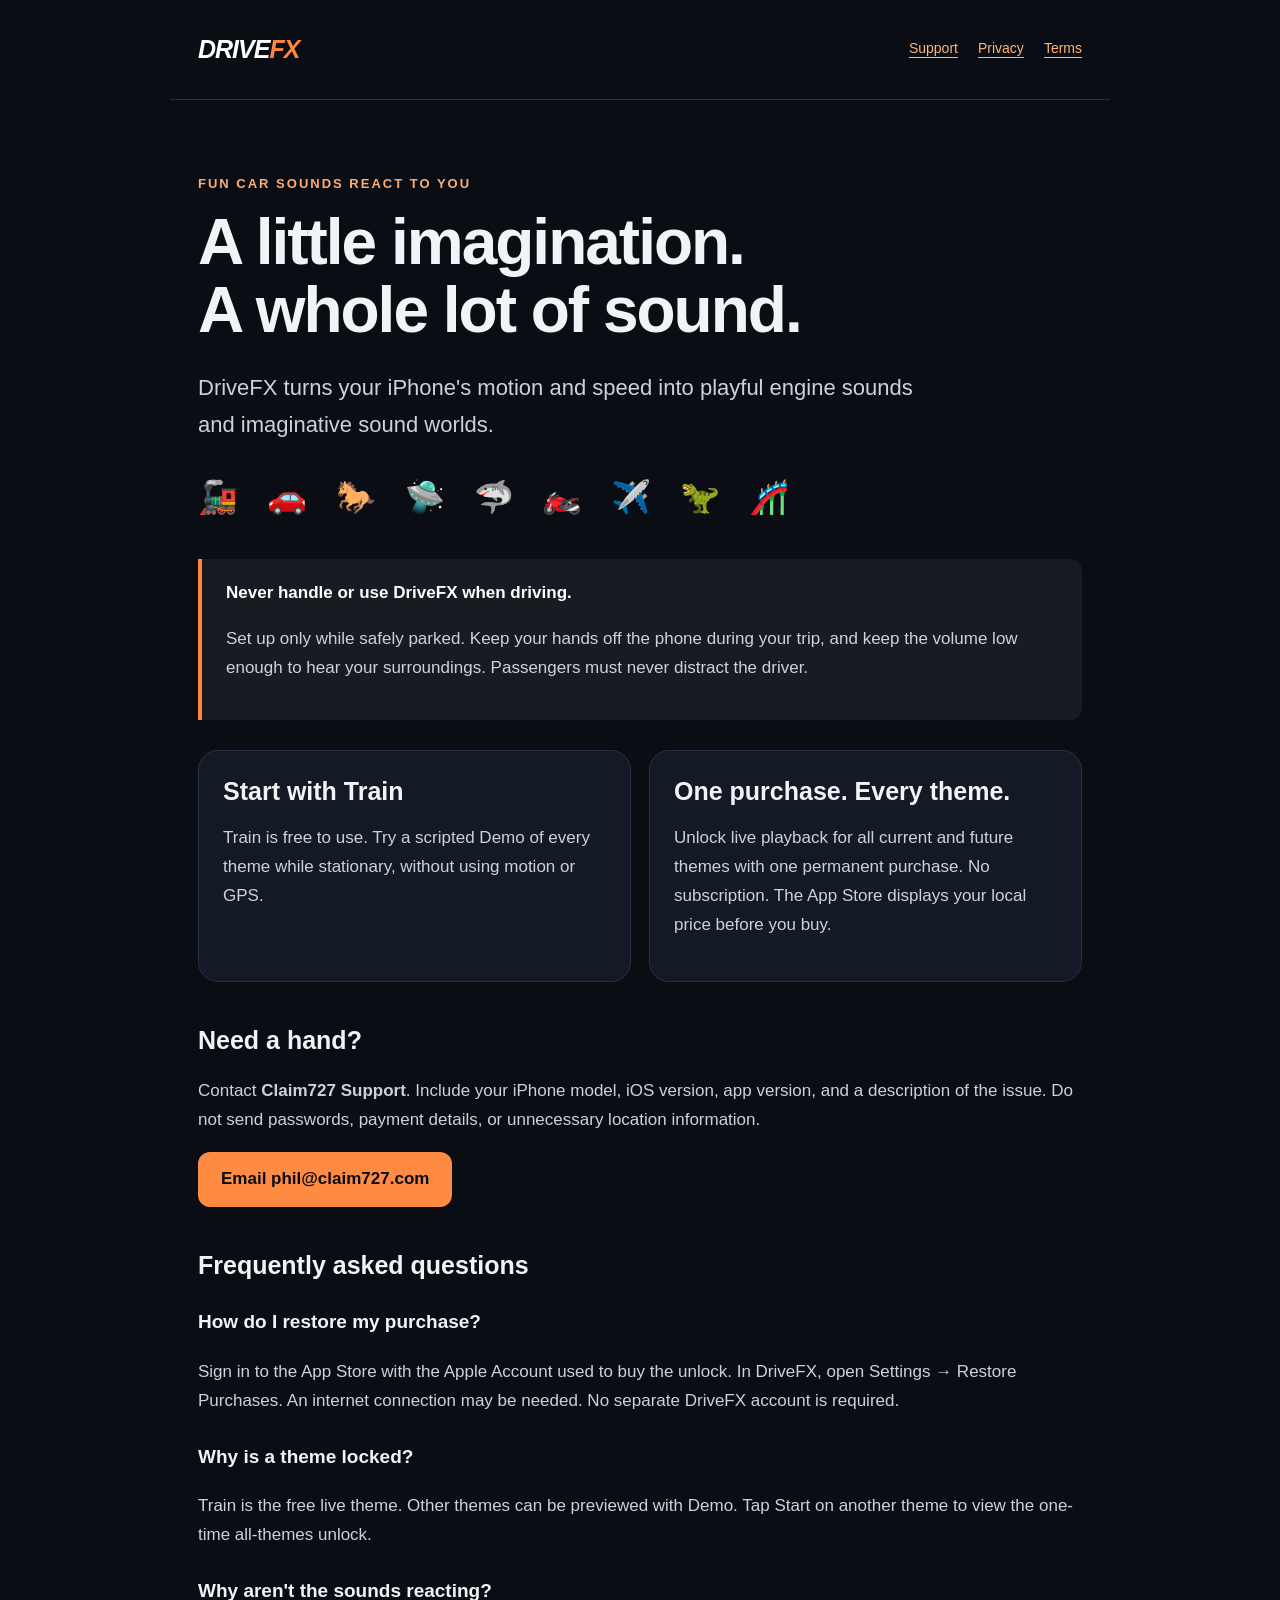
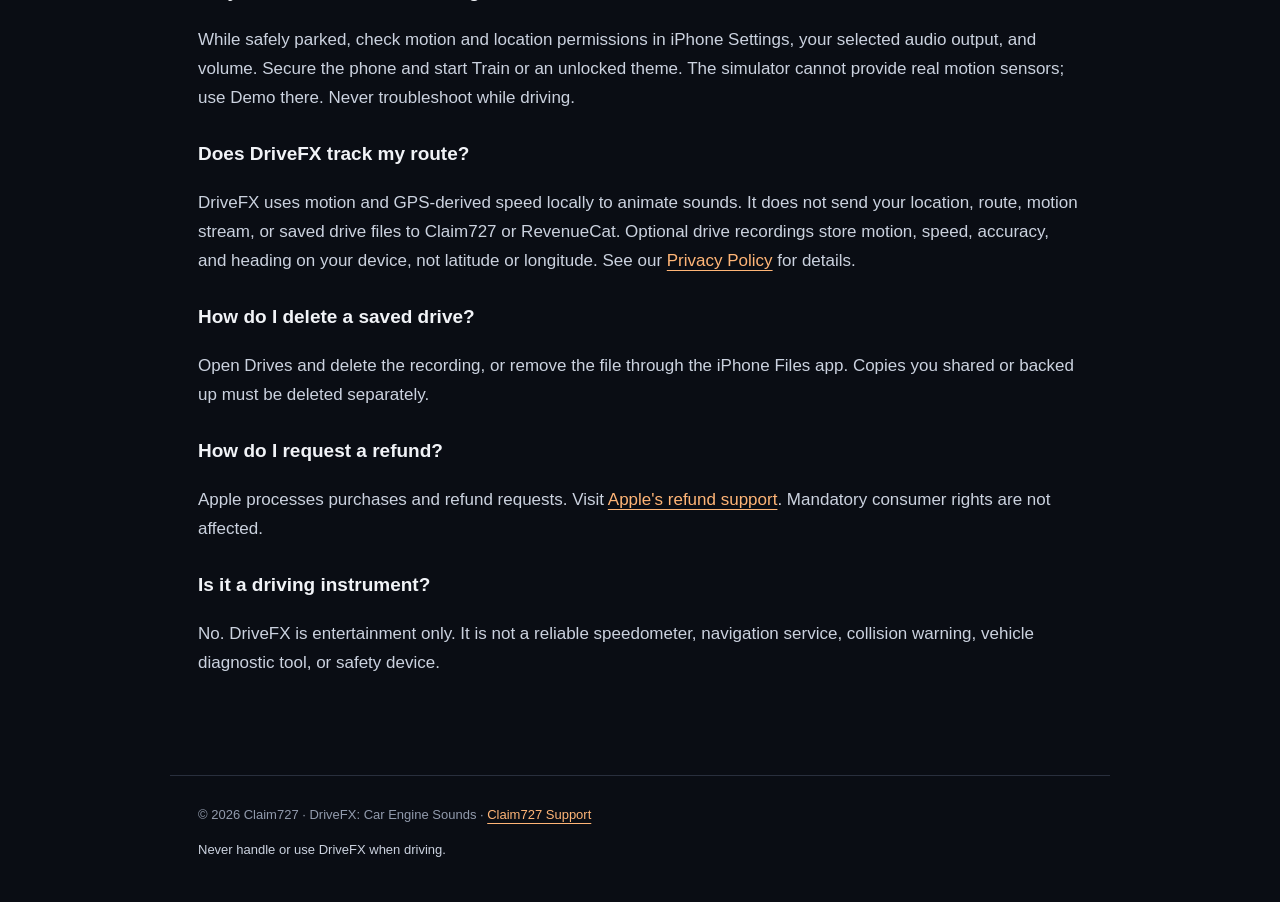
<file: index.html>
<!doctype html><html lang="en"><head><meta charset="utf-8"><meta name="viewport" content="width=device-width,initial-scale=1"><meta name="description" content="DriveFX support, restore purchases, safety information, privacy, and terms. Contact Claim727 Support at phil@claim727.com."><title>Support | DriveFX</title><link rel="icon" type="image/png" href="icon.png"><link rel="apple-touch-icon" href="icon.png"><link rel="stylesheet" href="style.css"></head><body><header><a href="index.html" aria-label="DriveFX home">DRIVE<span>FX</span></a><nav aria-label="Main navigation"><a href="index.html">Support</a><a href="privacy.html">Privacy</a><a href="terms.html">Terms</a></nav></header><main><p class="eyebrow">Fun car sounds react to you</p><h1>A little imagination.<br>A whole lot of sound.</h1><p class="lead">DriveFX turns your iPhone's motion and speed into playful engine sounds and imaginative sound worlds.</p><div class="themes" aria-label="Train, V8, Buggy, UFO, Shark, Motorcycle, Airplane, T-Rex, Coaster">🚂 🚗 🐎 🛸 🦈 🏍️ ✈️ 🦖 🎢</div><div class="notice"><strong>Never handle or use DriveFX when driving.</strong><p>Set up only while safely parked. Keep your hands off the phone during your trip, and keep the volume low enough to hear your surroundings. Passengers must never distract the driver.</p></div><div class="grid"><section class="card"><h2>Start with Train</h2><p>Train is free to use. Try a scripted Demo of every theme while stationary, without using motion or GPS.</p></section><section class="card"><h2>One purchase. Every theme.</h2><p>Unlock live playback for all current and future themes with one permanent purchase. No subscription. The App Store displays your local price before you buy.</p></section></div><h2>Need a hand?</h2><p>Contact <strong>Claim727 Support</strong>. Include your iPhone model, iOS version, app version, and a description of the issue. Do not send passwords, payment details, or unnecessary location information.</p><p><a class="button" href="mailto:phil@claim727.com?subject=DriveFX%20Support">Email phil@claim727.com</a></p><h2>Frequently asked questions</h2><h3>How do I restore my purchase?</h3><p>Sign in to the App Store with the Apple Account used to buy the unlock. In DriveFX, open Settings → Restore Purchases. An internet connection may be needed. No separate DriveFX account is required.</p><h3>Why is a theme locked?</h3><p>Train is the free live theme. Other themes can be previewed with Demo. Tap Start on another theme to view the one-time all-themes unlock.</p><h3>Why aren't the sounds reacting?</h3><p>While safely parked, check motion and location permissions in iPhone Settings, your selected audio output, and volume. Secure the phone and start Train or an unlocked theme. The simulator cannot provide real motion sensors; use Demo there. Never troubleshoot while driving.</p><h3>Does DriveFX track my route?</h3><p>DriveFX uses motion and GPS-derived speed locally to animate sounds. It does not send your location, route, motion stream, or saved drive files to Claim727 or RevenueCat. Optional drive recordings store motion, speed, accuracy, and heading on your device, not latitude or longitude. See our <a href="privacy.html">Privacy Policy</a> for details.</p><h3>How do I delete a saved drive?</h3><p>Open Drives and delete the recording, or remove the file through the iPhone Files app. Copies you shared or backed up must be deleted separately.</p><h3>How do I request a refund?</h3><p>Apple processes purchases and refund requests. Visit <a href="https://reportaproblem.apple.com/">Apple's refund support</a>. Mandatory consumer rights are not affected.</p><h3>Is it a driving instrument?</h3><p>No. DriveFX is entertainment only. It is not a reliable speedometer, navigation service, collision warning, vehicle diagnostic tool, or safety device.</p></main><footer>© 2026 Claim727 · DriveFX: Car Engine Sounds · <a href="mailto:phil@claim727.com">Claim727 Support</a><p>Never handle or use DriveFX when driving.</p></footer></body></html>
</file>
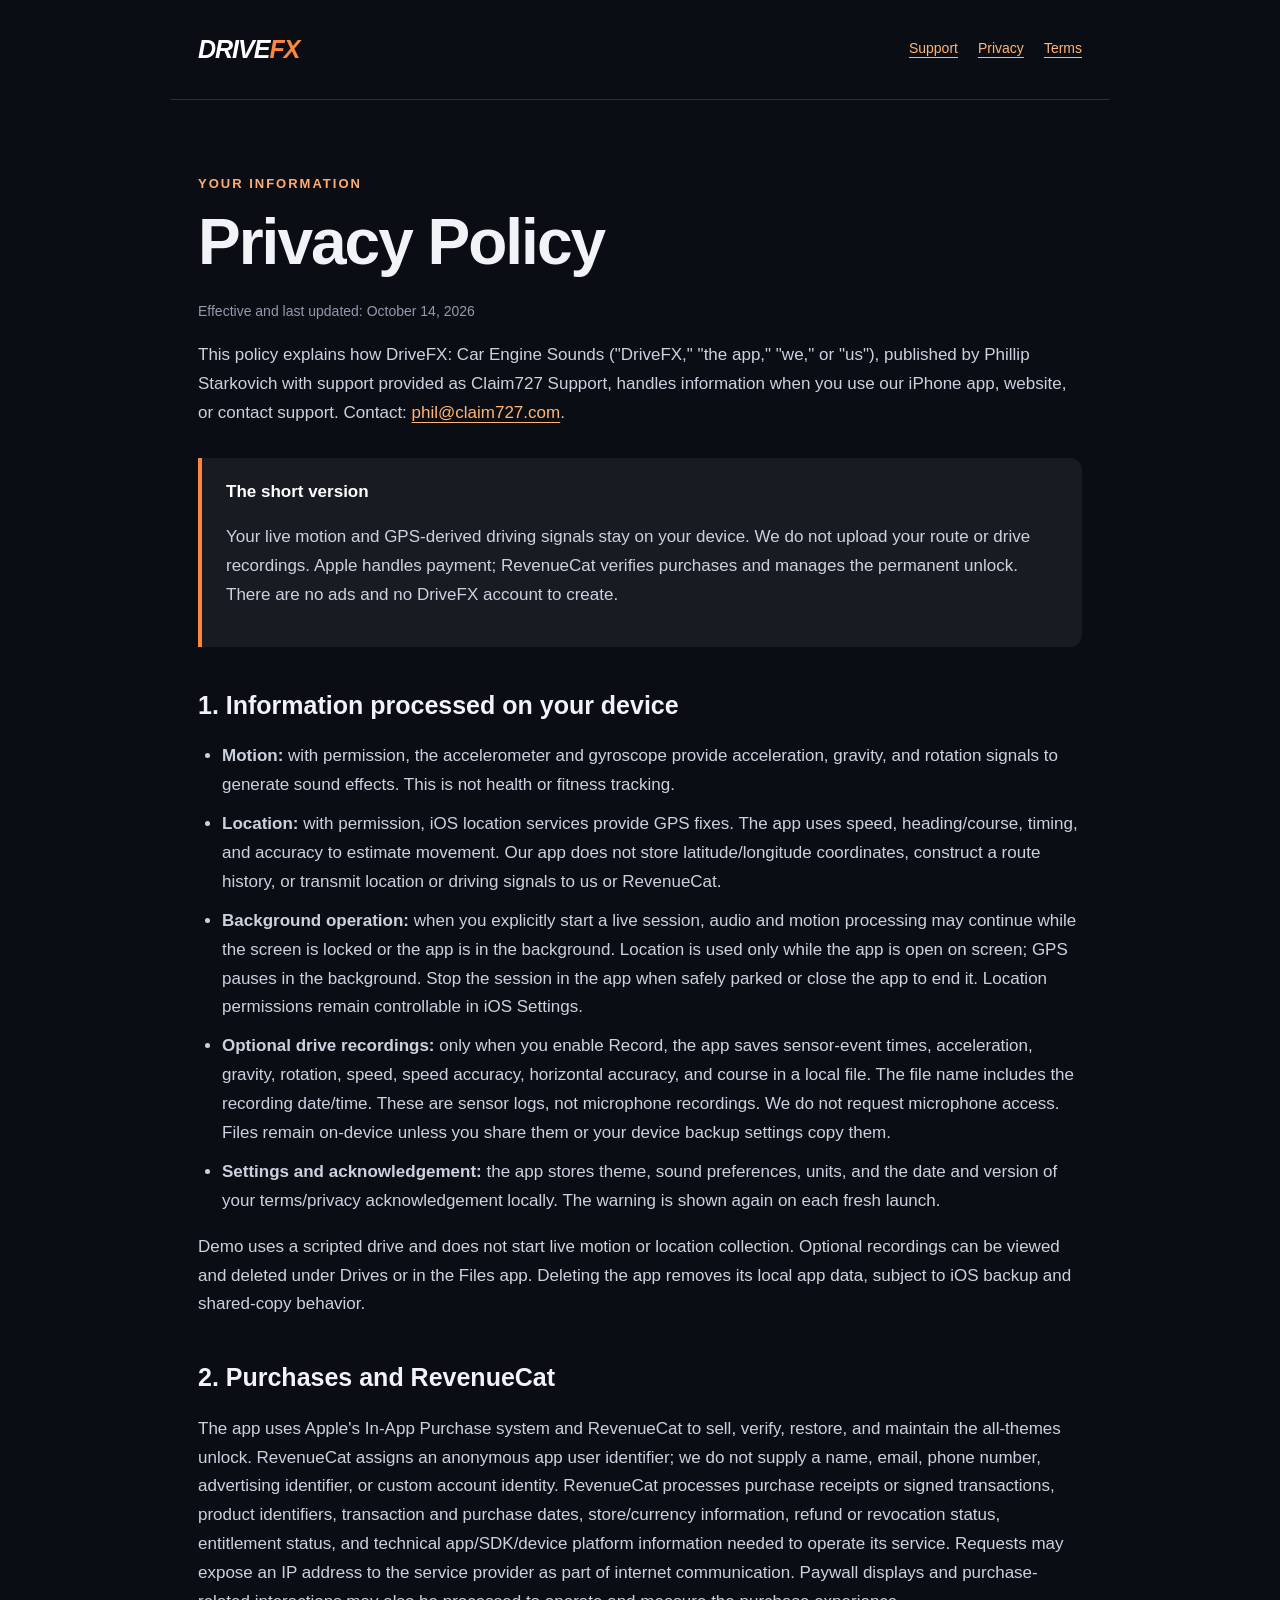
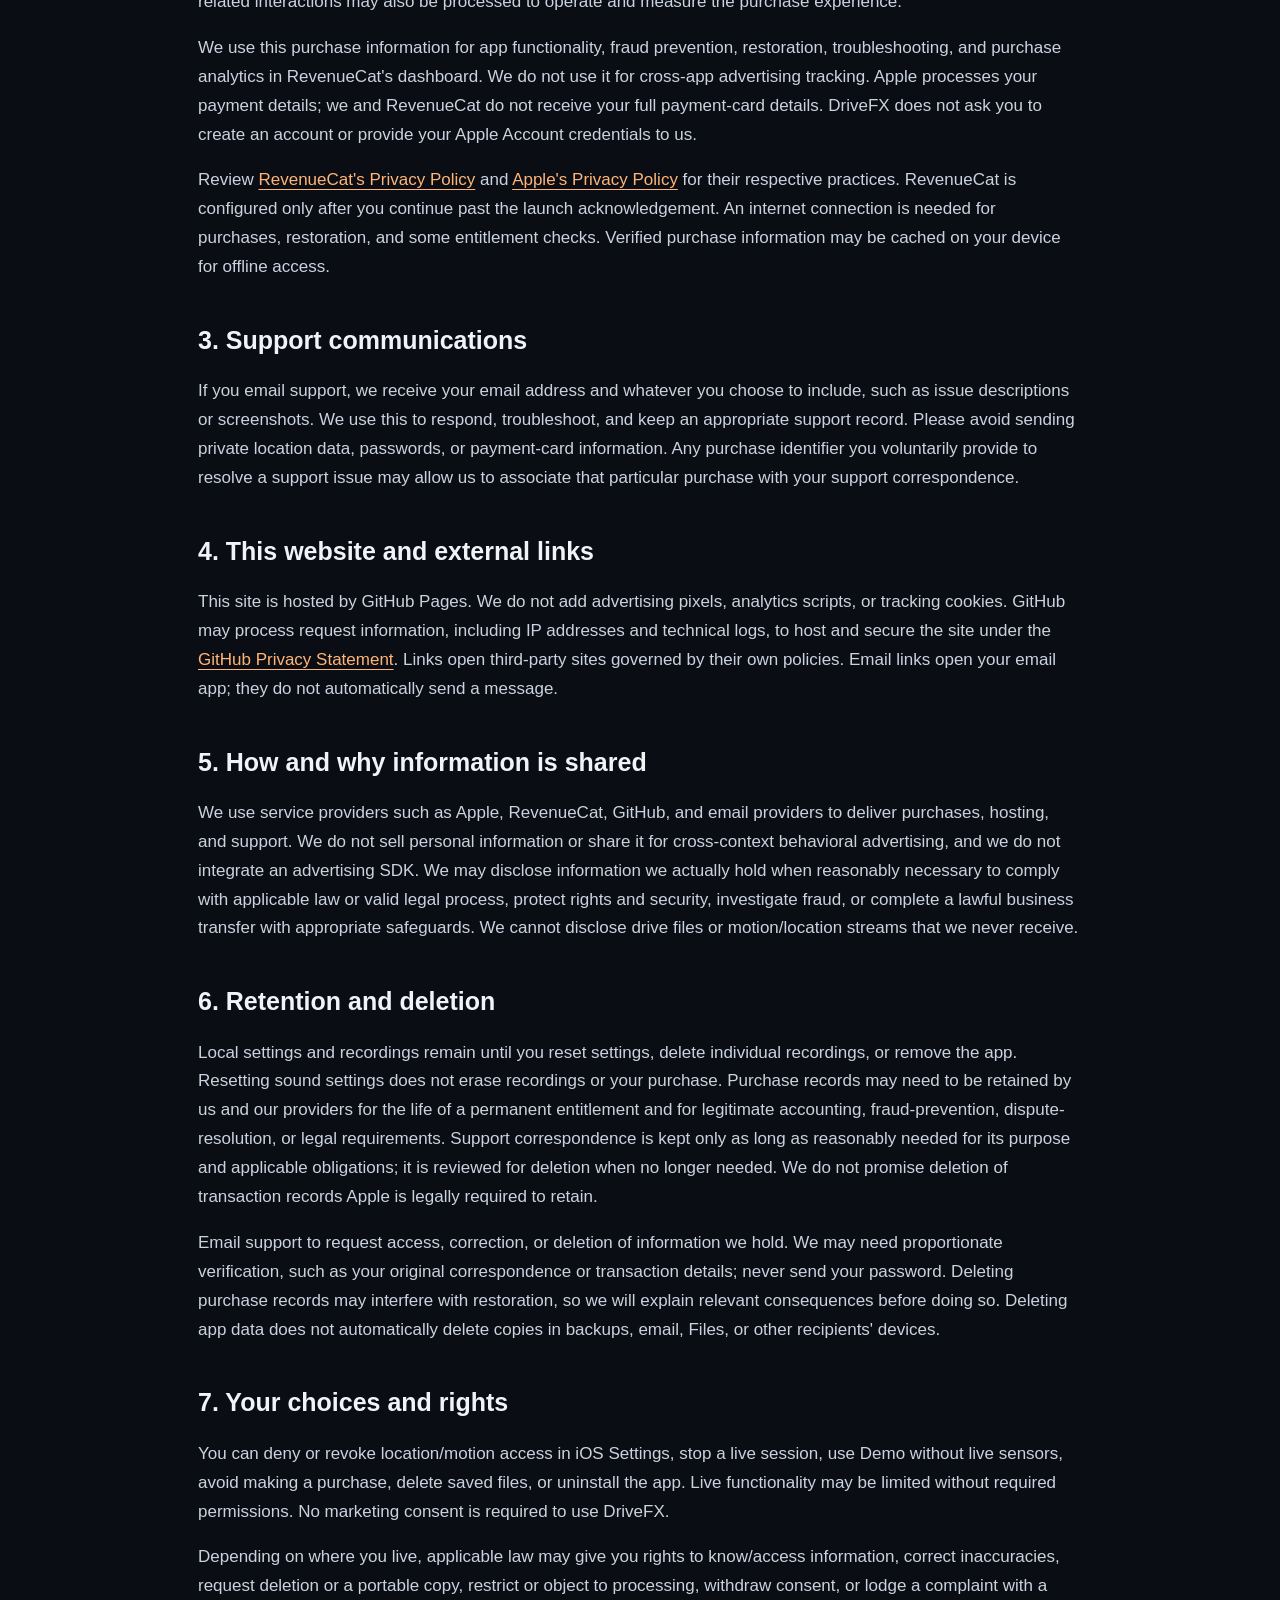
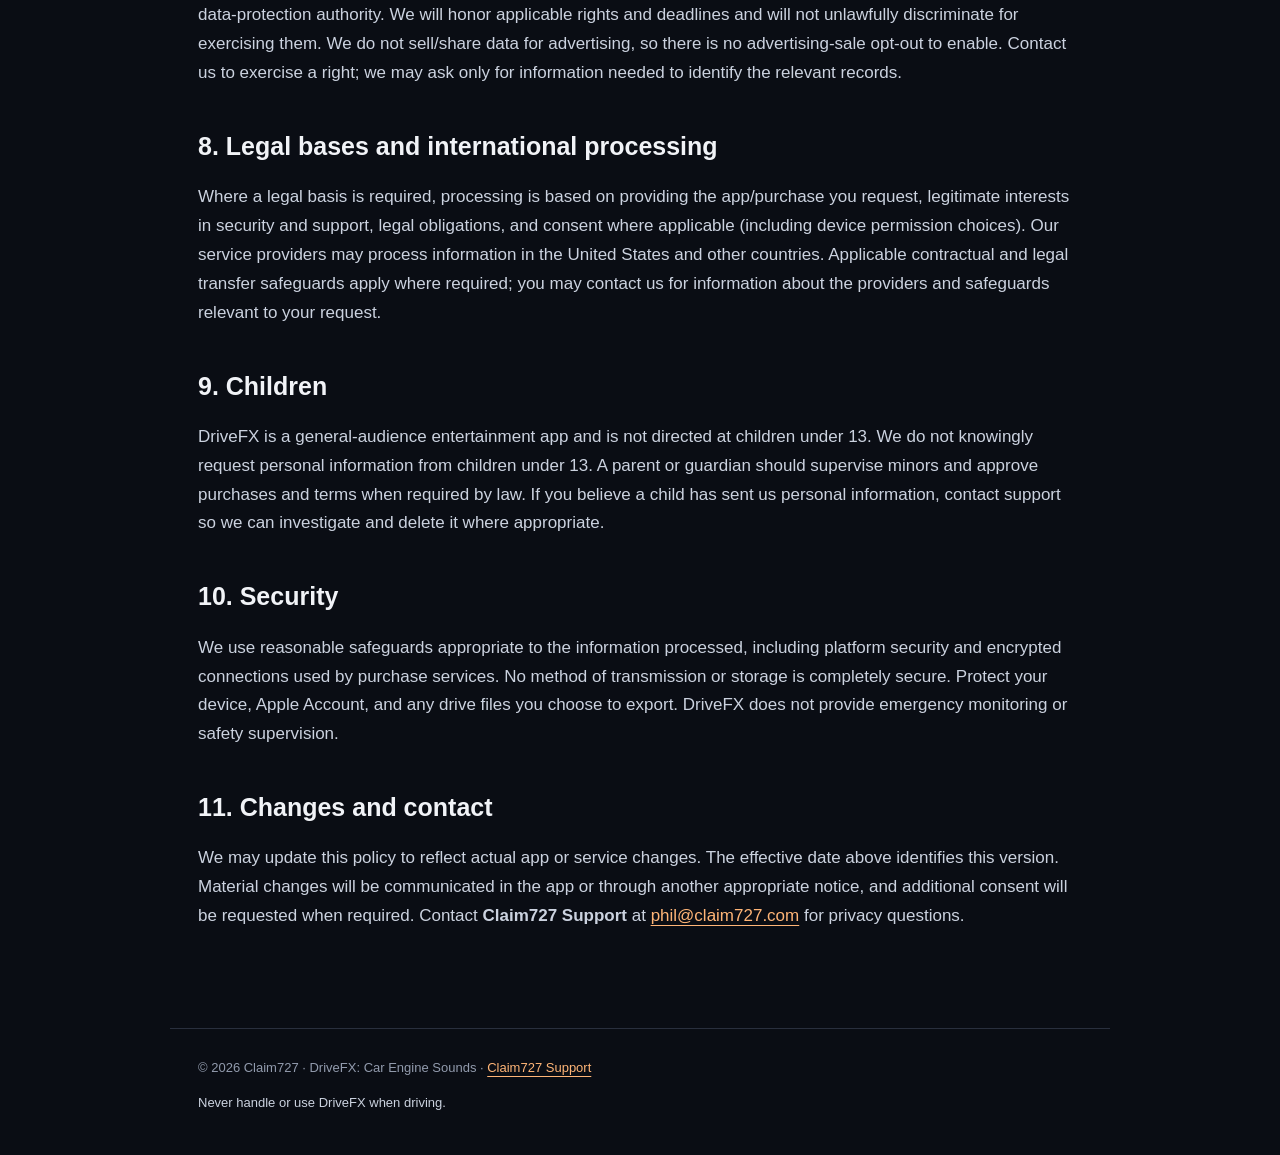
<file: privacy.html>
<!doctype html><html lang="en"><head><meta charset="utf-8"><meta name="viewport" content="width=device-width,initial-scale=1"><meta name="description" content="How DriveFX handles local motion and GPS, recordings, Apple purchases, RevenueCat, privacy choices, and support."><title>Privacy Policy | DriveFX</title><link rel="icon" type="image/png" href="icon.png"><link rel="apple-touch-icon" href="icon.png"><link rel="stylesheet" href="style.css"></head><body><header><a href="index.html" aria-label="DriveFX home">DRIVE<span>FX</span></a><nav aria-label="Main navigation"><a href="index.html">Support</a><a href="privacy.html">Privacy</a><a href="terms.html">Terms</a></nav></header><main><p class="eyebrow">Your information</p><h1>Privacy Policy</h1><p class="meta">Effective and last updated: October 14, 2026</p><p>This policy explains how DriveFX: Car Engine Sounds ("DriveFX," "the app," "we," or "us"), published by Phillip Starkovich with support provided as Claim727 Support, handles information when you use our iPhone app, website, or contact support. Contact: <a href="mailto:phil@claim727.com">phil@claim727.com</a>.</p><div class="notice"><strong>The short version</strong><p>Your live motion and GPS-derived driving signals stay on your device. We do not upload your route or drive recordings. Apple handles payment; RevenueCat verifies purchases and manages the permanent unlock. There are no ads and no DriveFX account to create.</p></div><h2>1. Information processed on your device</h2><ul><li><strong>Motion:</strong> with permission, the accelerometer and gyroscope provide acceleration, gravity, and rotation signals to generate sound effects. This is not health or fitness tracking.</li><li><strong>Location:</strong> with permission, iOS location services provide GPS fixes. The app uses speed, heading/course, timing, and accuracy to estimate movement. Our app does not store latitude/longitude coordinates, construct a route history, or transmit location or driving signals to us or RevenueCat.</li><li><strong>Background operation:</strong> when you explicitly start a live session, audio and motion processing may continue while the screen is locked or the app is in the background. Location is used only while the app is open on screen; GPS pauses in the background. Stop the session in the app when safely parked or close the app to end it. Location permissions remain controllable in iOS Settings.</li><li><strong>Optional drive recordings:</strong> only when you enable Record, the app saves sensor-event times, acceleration, gravity, rotation, speed, speed accuracy, horizontal accuracy, and course in a local file. The file name includes the recording date/time. These are sensor logs, not microphone recordings. We do not request microphone access. Files remain on-device unless you share them or your device backup settings copy them.</li><li><strong>Settings and acknowledgement:</strong> the app stores theme, sound preferences, units, and the date and version of your terms/privacy acknowledgement locally. The warning is shown again on each fresh launch.</li></ul><p>Demo uses a scripted drive and does not start live motion or location collection. Optional recordings can be viewed and deleted under Drives or in the Files app. Deleting the app removes its local app data, subject to iOS backup and shared-copy behavior.</p><h2>2. Purchases and RevenueCat</h2><p>The app uses Apple's In-App Purchase system and RevenueCat to sell, verify, restore, and maintain the all-themes unlock. RevenueCat assigns an anonymous app user identifier; we do not supply a name, email, phone number, advertising identifier, or custom account identity. RevenueCat processes purchase receipts or signed transactions, product identifiers, transaction and purchase dates, store/currency information, refund or revocation status, entitlement status, and technical app/SDK/device platform information needed to operate its service. Requests may expose an IP address to the service provider as part of internet communication. Paywall displays and purchase-related interactions may also be processed to operate and measure the purchase experience.</p><p>We use this purchase information for app functionality, fraud prevention, restoration, troubleshooting, and purchase analytics in RevenueCat's dashboard. We do not use it for cross-app advertising tracking. Apple processes your payment details; we and RevenueCat do not receive your full payment-card details. DriveFX does not ask you to create an account or provide your Apple Account credentials to us.</p><p>Review <a href="https://www.revenuecat.com/privacy/">RevenueCat's Privacy Policy</a> and <a href="https://www.apple.com/legal/privacy/">Apple's Privacy Policy</a> for their respective practices. RevenueCat is configured only after you continue past the launch acknowledgement. An internet connection is needed for purchases, restoration, and some entitlement checks. Verified purchase information may be cached on your device for offline access.</p><h2>3. Support communications</h2><p>If you email support, we receive your email address and whatever you choose to include, such as issue descriptions or screenshots. We use this to respond, troubleshoot, and keep an appropriate support record. Please avoid sending private location data, passwords, or payment-card information. Any purchase identifier you voluntarily provide to resolve a support issue may allow us to associate that particular purchase with your support correspondence.</p><h2>4. This website and external links</h2><p>This site is hosted by GitHub Pages. We do not add advertising pixels, analytics scripts, or tracking cookies. GitHub may process request information, including IP addresses and technical logs, to host and secure the site under the <a href="https://docs.github.com/en/site-policy/privacy-policies/github-general-privacy-statement">GitHub Privacy Statement</a>. Links open third-party sites governed by their own policies. Email links open your email app; they do not automatically send a message.</p><h2>5. How and why information is shared</h2><p>We use service providers such as Apple, RevenueCat, GitHub, and email providers to deliver purchases, hosting, and support. We do not sell personal information or share it for cross-context behavioral advertising, and we do not integrate an advertising SDK. We may disclose information we actually hold when reasonably necessary to comply with applicable law or valid legal process, protect rights and security, investigate fraud, or complete a lawful business transfer with appropriate safeguards. We cannot disclose drive files or motion/location streams that we never receive.</p><h2>6. Retention and deletion</h2><p>Local settings and recordings remain until you reset settings, delete individual recordings, or remove the app. Resetting sound settings does not erase recordings or your purchase. Purchase records may need to be retained by us and our providers for the life of a permanent entitlement and for legitimate accounting, fraud-prevention, dispute-resolution, or legal requirements. Support correspondence is kept only as long as reasonably needed for its purpose and applicable obligations; it is reviewed for deletion when no longer needed. We do not promise deletion of transaction records Apple is legally required to retain.</p><p>Email support to request access, correction, or deletion of information we hold. We may need proportionate verification, such as your original correspondence or transaction details; never send your password. Deleting purchase records may interfere with restoration, so we will explain relevant consequences before doing so. Deleting app data does not automatically delete copies in backups, email, Files, or other recipients' devices.</p><h2>7. Your choices and rights</h2><p>You can deny or revoke location/motion access in iOS Settings, stop a live session, use Demo without live sensors, avoid making a purchase, delete saved files, or uninstall the app. Live functionality may be limited without required permissions. No marketing consent is required to use DriveFX.</p><p>Depending on where you live, applicable law may give you rights to know/access information, correct inaccuracies, request deletion or a portable copy, restrict or object to processing, withdraw consent, or lodge a complaint with a data-protection authority. We will honor applicable rights and deadlines and will not unlawfully discriminate for exercising them. We do not sell/share data for advertising, so there is no advertising-sale opt-out to enable. Contact us to exercise a right; we may ask only for information needed to identify the relevant records.</p><h2>8. Legal bases and international processing</h2><p>Where a legal basis is required, processing is based on providing the app/purchase you request, legitimate interests in security and support, legal obligations, and consent where applicable (including device permission choices). Our service providers may process information in the United States and other countries. Applicable contractual and legal transfer safeguards apply where required; you may contact us for information about the providers and safeguards relevant to your request.</p><h2>9. Children</h2><p>DriveFX is a general-audience entertainment app and is not directed at children under 13. We do not knowingly request personal information from children under 13. A parent or guardian should supervise minors and approve purchases and terms when required by law. If you believe a child has sent us personal information, contact support so we can investigate and delete it where appropriate.</p><h2>10. Security</h2><p>We use reasonable safeguards appropriate to the information processed, including platform security and encrypted connections used by purchase services. No method of transmission or storage is completely secure. Protect your device, Apple Account, and any drive files you choose to export. DriveFX does not provide emergency monitoring or safety supervision.</p><h2>11. Changes and contact</h2><p>We may update this policy to reflect actual app or service changes. The effective date above identifies this version. Material changes will be communicated in the app or through another appropriate notice, and additional consent will be requested when required. Contact <strong>Claim727 Support</strong> at <a href="mailto:phil@claim727.com">phil@claim727.com</a> for privacy questions.</p></main><footer>© 2026 Claim727 · DriveFX: Car Engine Sounds · <a href="mailto:phil@claim727.com">Claim727 Support</a><p>Never handle or use DriveFX when driving.</p></footer></body></html>
</file>
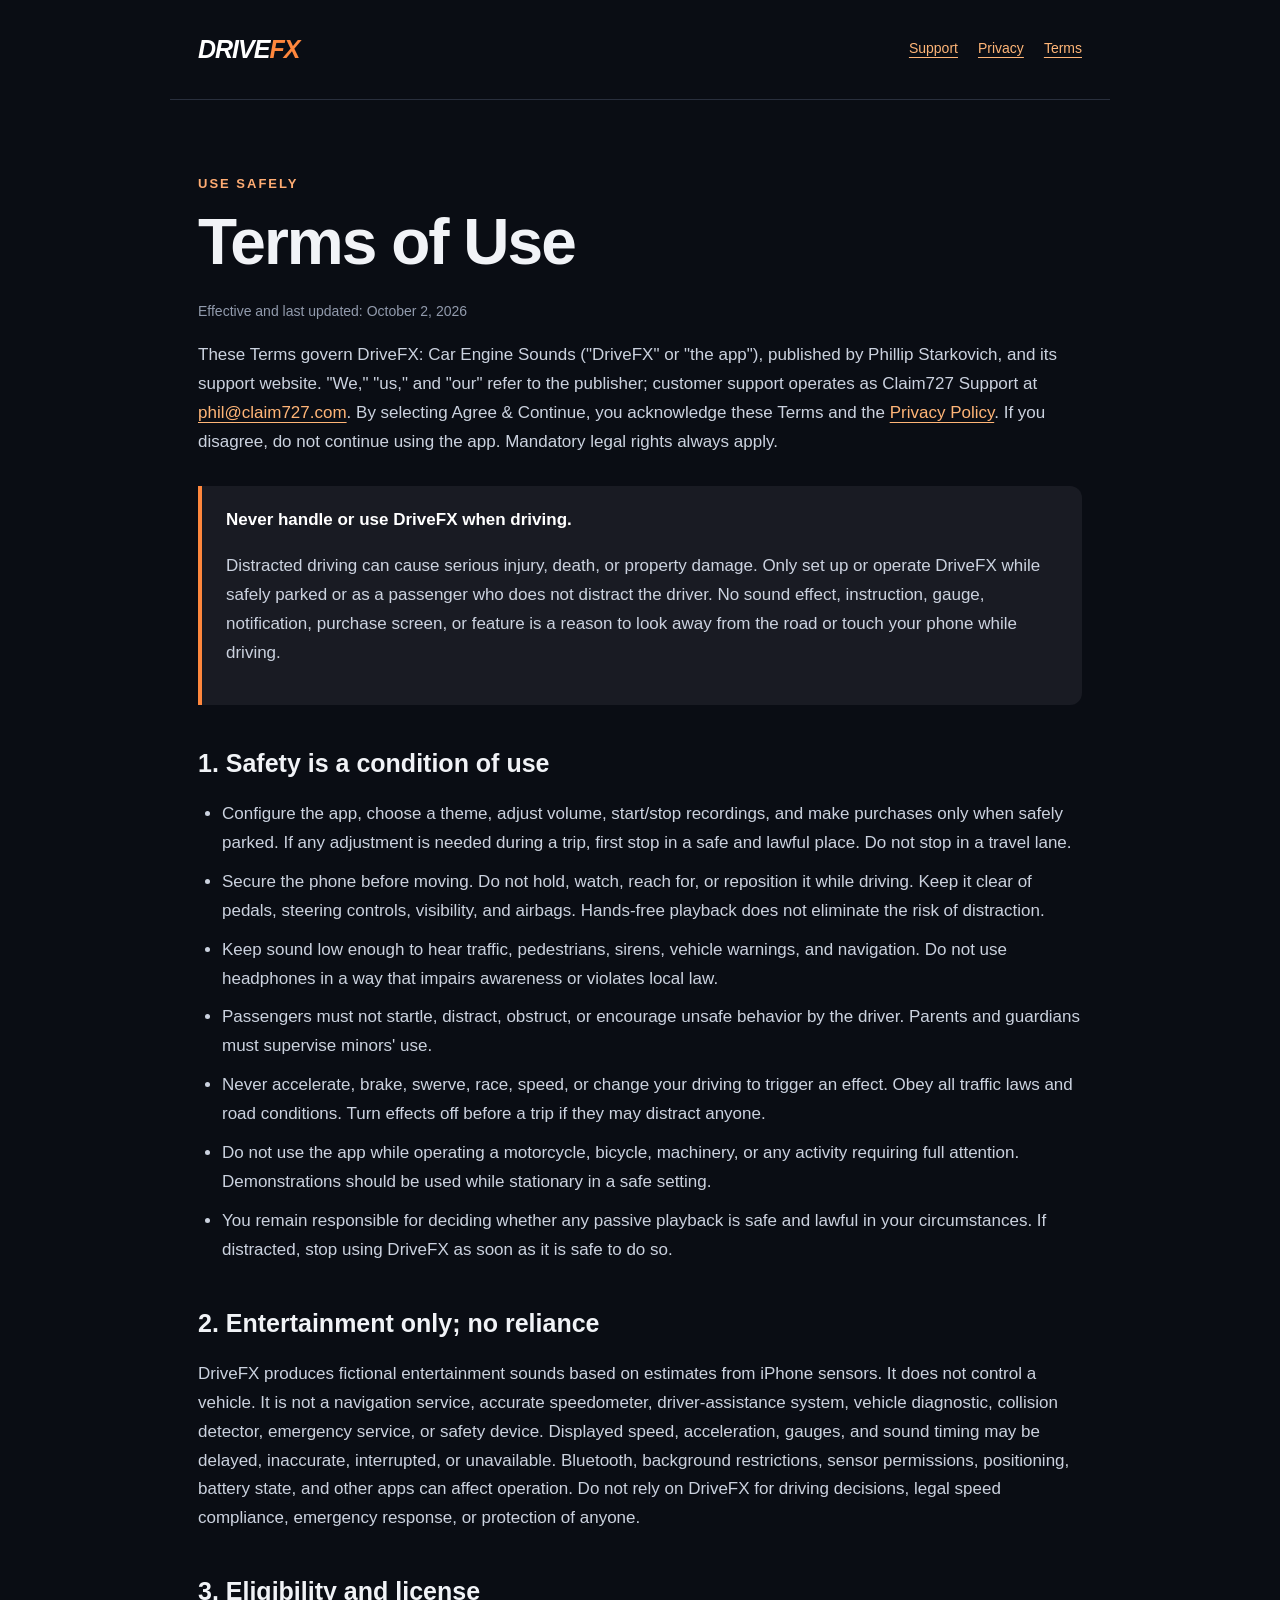
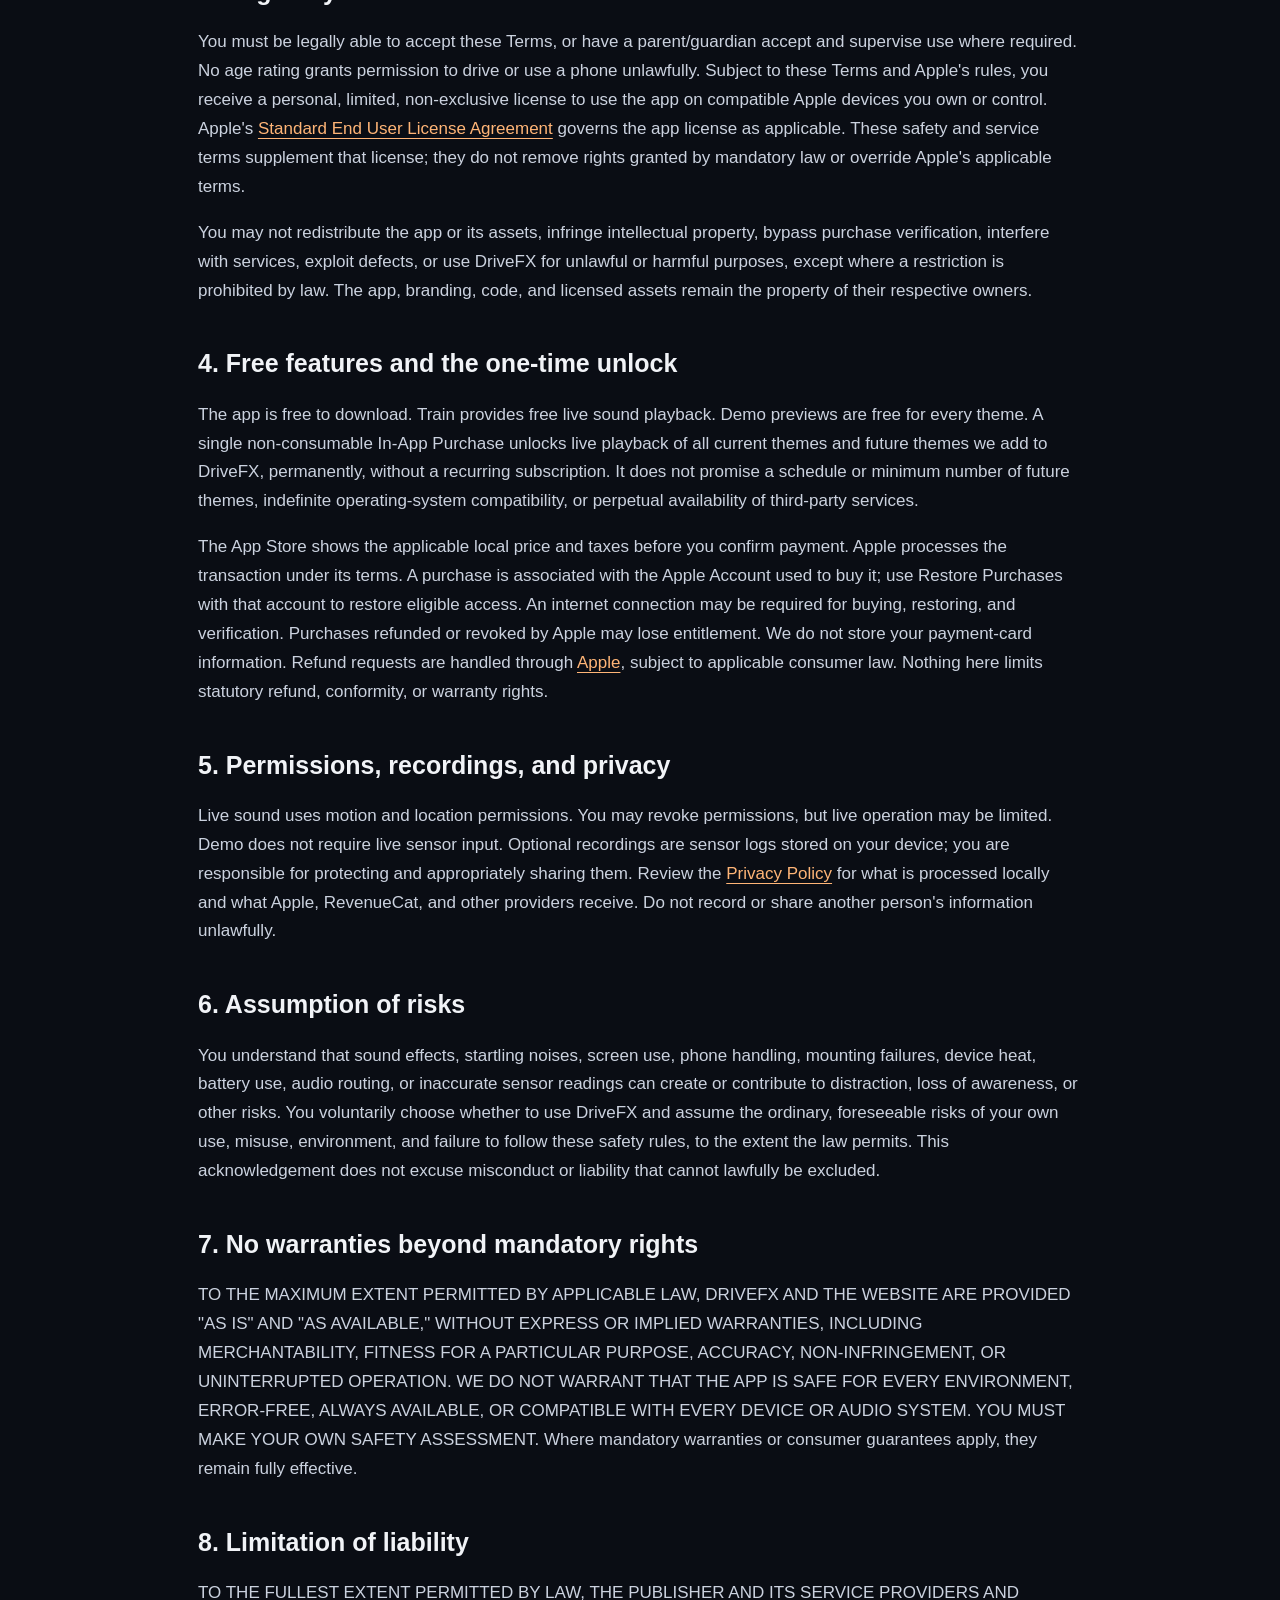
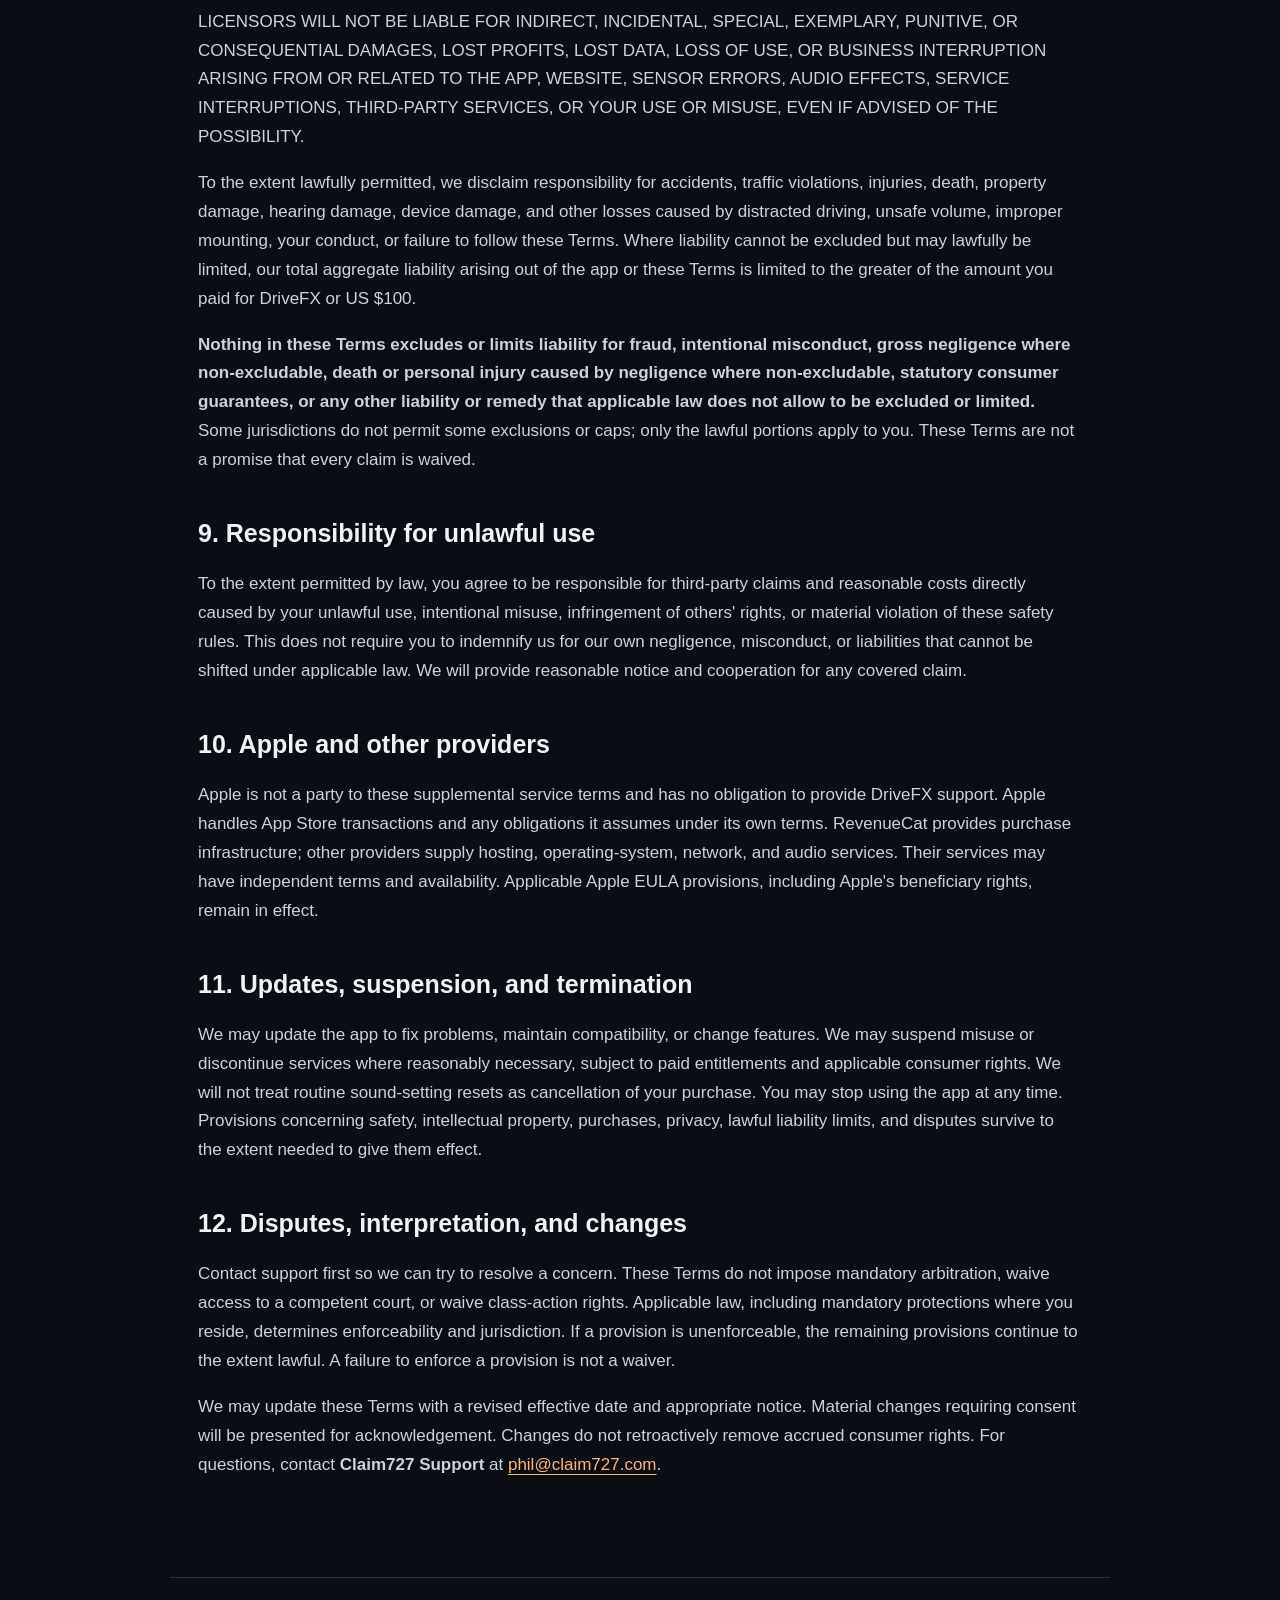
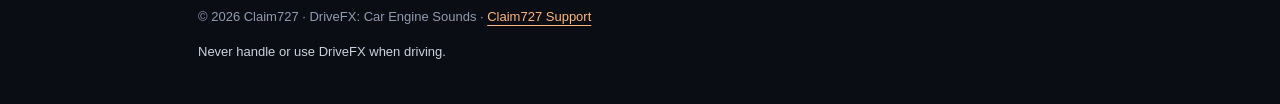
<file: terms.html>
<!doctype html><html lang="en"><head><meta charset="utf-8"><meta name="viewport" content="width=device-width,initial-scale=1"><meta name="description" content="DriveFX safety requirements, one-time purchase terms, license, risk acknowledgement, liability limitations, and consumer rights."><title>Terms of Use | DriveFX</title><link rel="icon" type="image/png" href="icon.png"><link rel="apple-touch-icon" href="icon.png"><link rel="stylesheet" href="style.css"></head><body><header><a href="index.html" aria-label="DriveFX home">DRIVE<span>FX</span></a><nav aria-label="Main navigation"><a href="index.html">Support</a><a href="privacy.html">Privacy</a><a href="terms.html">Terms</a></nav></header><main><p class="eyebrow">Use safely</p><h1>Terms of Use</h1><p class="meta">Effective and last updated: October 2, 2026</p><p>These Terms govern DriveFX: Car Engine Sounds ("DriveFX" or "the app"), published by Phillip Starkovich, and its support website. "We," "us," and "our" refer to the publisher; customer support operates as Claim727 Support at <a href="mailto:phil@claim727.com">phil@claim727.com</a>. By selecting Agree &amp; Continue, you acknowledge these Terms and the <a href="privacy.html">Privacy Policy</a>. If you disagree, do not continue using the app. Mandatory legal rights always apply.</p><div class="notice"><strong>Never handle or use DriveFX when driving.</strong><p>Distracted driving can cause serious injury, death, or property damage. Only set up or operate DriveFX while safely parked or as a passenger who does not distract the driver. No sound effect, instruction, gauge, notification, purchase screen, or feature is a reason to look away from the road or touch your phone while driving.</p></div><h2>1. Safety is a condition of use</h2><ul><li>Configure the app, choose a theme, adjust volume, start/stop recordings, and make purchases only when safely parked. If any adjustment is needed during a trip, first stop in a safe and lawful place. Do not stop in a travel lane.</li><li>Secure the phone before moving. Do not hold, watch, reach for, or reposition it while driving. Keep it clear of pedals, steering controls, visibility, and airbags. Hands-free playback does not eliminate the risk of distraction.</li><li>Keep sound low enough to hear traffic, pedestrians, sirens, vehicle warnings, and navigation. Do not use headphones in a way that impairs awareness or violates local law.</li><li>Passengers must not startle, distract, obstruct, or encourage unsafe behavior by the driver. Parents and guardians must supervise minors' use.</li><li>Never accelerate, brake, swerve, race, speed, or change your driving to trigger an effect. Obey all traffic laws and road conditions. Turn effects off before a trip if they may distract anyone.</li><li>Do not use the app while operating a motorcycle, bicycle, machinery, or any activity requiring full attention. Demonstrations should be used while stationary in a safe setting.</li><li>You remain responsible for deciding whether any passive playback is safe and lawful in your circumstances. If distracted, stop using DriveFX as soon as it is safe to do so.</li></ul><h2>2. Entertainment only; no reliance</h2><p>DriveFX produces fictional entertainment sounds based on estimates from iPhone sensors. It does not control a vehicle. It is not a navigation service, accurate speedometer, driver-assistance system, vehicle diagnostic, collision detector, emergency service, or safety device. Displayed speed, acceleration, gauges, and sound timing may be delayed, inaccurate, interrupted, or unavailable. Bluetooth, background restrictions, sensor permissions, positioning, battery state, and other apps can affect operation. Do not rely on DriveFX for driving decisions, legal speed compliance, emergency response, or protection of anyone.</p><h2>3. Eligibility and license</h2><p>You must be legally able to accept these Terms, or have a parent/guardian accept and supervise use where required. No age rating grants permission to drive or use a phone unlawfully. Subject to these Terms and Apple's rules, you receive a personal, limited, non-exclusive license to use the app on compatible Apple devices you own or control. Apple's <a href="https://www.apple.com/legal/internet-services/itunes/dev/stdeula/">Standard End User License Agreement</a> governs the app license as applicable. These safety and service terms supplement that license; they do not remove rights granted by mandatory law or override Apple's applicable terms.</p><p>You may not redistribute the app or its assets, infringe intellectual property, bypass purchase verification, interfere with services, exploit defects, or use DriveFX for unlawful or harmful purposes, except where a restriction is prohibited by law. The app, branding, code, and licensed assets remain the property of their respective owners.</p><h2>4. Free features and the one-time unlock</h2><p>The app is free to download. Train provides free live sound playback. Demo previews are free for every theme. A single non-consumable In-App Purchase unlocks live playback of all current themes and future themes we add to DriveFX, permanently, without a recurring subscription. It does not promise a schedule or minimum number of future themes, indefinite operating-system compatibility, or perpetual availability of third-party services.</p><p>The App Store shows the applicable local price and taxes before you confirm payment. Apple processes the transaction under its terms. A purchase is associated with the Apple Account used to buy it; use Restore Purchases with that account to restore eligible access. An internet connection may be required for buying, restoring, and verification. Purchases refunded or revoked by Apple may lose entitlement. We do not store your payment-card information. Refund requests are handled through <a href="https://reportaproblem.apple.com/">Apple</a>, subject to applicable consumer law. Nothing here limits statutory refund, conformity, or warranty rights.</p><h2>5. Permissions, recordings, and privacy</h2><p>Live sound uses motion and location permissions. You may revoke permissions, but live operation may be limited. Demo does not require live sensor input. Optional recordings are sensor logs stored on your device; you are responsible for protecting and appropriately sharing them. Review the <a href="privacy.html">Privacy Policy</a> for what is processed locally and what Apple, RevenueCat, and other providers receive. Do not record or share another person's information unlawfully.</p><h2>6. Assumption of risks</h2><p>You understand that sound effects, startling noises, screen use, phone handling, mounting failures, device heat, battery use, audio routing, or inaccurate sensor readings can create or contribute to distraction, loss of awareness, or other risks. You voluntarily choose whether to use DriveFX and assume the ordinary, foreseeable risks of your own use, misuse, environment, and failure to follow these safety rules, to the extent the law permits. This acknowledgement does not excuse misconduct or liability that cannot lawfully be excluded.</p><h2>7. No warranties beyond mandatory rights</h2><p>TO THE MAXIMUM EXTENT PERMITTED BY APPLICABLE LAW, DRIVEFX AND THE WEBSITE ARE PROVIDED "AS IS" AND "AS AVAILABLE," WITHOUT EXPRESS OR IMPLIED WARRANTIES, INCLUDING MERCHANTABILITY, FITNESS FOR A PARTICULAR PURPOSE, ACCURACY, NON-INFRINGEMENT, OR UNINTERRUPTED OPERATION. WE DO NOT WARRANT THAT THE APP IS SAFE FOR EVERY ENVIRONMENT, ERROR-FREE, ALWAYS AVAILABLE, OR COMPATIBLE WITH EVERY DEVICE OR AUDIO SYSTEM. YOU MUST MAKE YOUR OWN SAFETY ASSESSMENT. Where mandatory warranties or consumer guarantees apply, they remain fully effective.</p><h2>8. Limitation of liability</h2><p>TO THE FULLEST EXTENT PERMITTED BY LAW, THE PUBLISHER AND ITS SERVICE PROVIDERS AND LICENSORS WILL NOT BE LIABLE FOR INDIRECT, INCIDENTAL, SPECIAL, EXEMPLARY, PUNITIVE, OR CONSEQUENTIAL DAMAGES, LOST PROFITS, LOST DATA, LOSS OF USE, OR BUSINESS INTERRUPTION ARISING FROM OR RELATED TO THE APP, WEBSITE, SENSOR ERRORS, AUDIO EFFECTS, SERVICE INTERRUPTIONS, THIRD-PARTY SERVICES, OR YOUR USE OR MISUSE, EVEN IF ADVISED OF THE POSSIBILITY.</p><p>To the extent lawfully permitted, we disclaim responsibility for accidents, traffic violations, injuries, death, property damage, hearing damage, device damage, and other losses caused by distracted driving, unsafe volume, improper mounting, your conduct, or failure to follow these Terms. Where liability cannot be excluded but may lawfully be limited, our total aggregate liability arising out of the app or these Terms is limited to the greater of the amount you paid for DriveFX or US $100.</p><p><strong>Nothing in these Terms excludes or limits liability for fraud, intentional misconduct, gross negligence where non-excludable, death or personal injury caused by negligence where non-excludable, statutory consumer guarantees, or any other liability or remedy that applicable law does not allow to be excluded or limited.</strong> Some jurisdictions do not permit some exclusions or caps; only the lawful portions apply to you. These Terms are not a promise that every claim is waived.</p><h2>9. Responsibility for unlawful use</h2><p>To the extent permitted by law, you agree to be responsible for third-party claims and reasonable costs directly caused by your unlawful use, intentional misuse, infringement of others' rights, or material violation of these safety rules. This does not require you to indemnify us for our own negligence, misconduct, or liabilities that cannot be shifted under applicable law. We will provide reasonable notice and cooperation for any covered claim.</p><h2>10. Apple and other providers</h2><p>Apple is not a party to these supplemental service terms and has no obligation to provide DriveFX support. Apple handles App Store transactions and any obligations it assumes under its own terms. RevenueCat provides purchase infrastructure; other providers supply hosting, operating-system, network, and audio services. Their services may have independent terms and availability. Applicable Apple EULA provisions, including Apple's beneficiary rights, remain in effect.</p><h2>11. Updates, suspension, and termination</h2><p>We may update the app to fix problems, maintain compatibility, or change features. We may suspend misuse or discontinue services where reasonably necessary, subject to paid entitlements and applicable consumer rights. We will not treat routine sound-setting resets as cancellation of your purchase. You may stop using the app at any time. Provisions concerning safety, intellectual property, purchases, privacy, lawful liability limits, and disputes survive to the extent needed to give them effect.</p><h2>12. Disputes, interpretation, and changes</h2><p>Contact support first so we can try to resolve a concern. These Terms do not impose mandatory arbitration, waive access to a competent court, or waive class-action rights. Applicable law, including mandatory protections where you reside, determines enforceability and jurisdiction. If a provision is unenforceable, the remaining provisions continue to the extent lawful. A failure to enforce a provision is not a waiver.</p><p>We may update these Terms with a revised effective date and appropriate notice. Material changes requiring consent will be presented for acknowledgement. Changes do not retroactively remove accrued consumer rights. For questions, contact <strong>Claim727 Support</strong> at <a href="mailto:phil@claim727.com">phil@claim727.com</a>.</p></main><footer>© 2026 Claim727 · DriveFX: Car Engine Sounds · <a href="mailto:phil@claim727.com">Claim727 Support</a><p>Never handle or use DriveFX when driving.</p></footer></body></html>
</file>
<file: style.css>
*{box-sizing:border-box}html{color-scheme:dark;scroll-behavior:smooth}body{margin:0;background:#0a0d14;color:#f1f3f7;font:17px/1.7 -apple-system,BlinkMacSystemFont,"Segoe UI",sans-serif}a{color:#ffb577;text-underline-offset:4px}a:hover{color:#fff}header,main,footer{max-width:940px;margin:auto;padding:28px}header{display:flex;align-items:center;justify-content:space-between;border-bottom:1px solid #292f3d;gap:24px}header>a{font-size:25px;font-weight:900;letter-spacing:-1px;font-style:italic;text-decoration:none;color:#fff}header span{color:#ff873d}nav{display:flex;gap:20px;flex-wrap:wrap;font-size:14px}main{padding-top:60px;padding-bottom:80px}h1{font-size:clamp(38px,7vw,64px);line-height:1.07;letter-spacing:-2px;margin:10px 0 24px}h2{margin-top:42px;font-size:25px;line-height:1.3}h3{font-size:19px;margin-top:25px}p,li{color:#cbd2df}.eyebrow{font-size:13px;letter-spacing:2px;font-weight:800;color:#ffac73;text-transform:uppercase}.notice{border-left:4px solid #ff873d;background:#191b23;padding:20px 24px;border-radius:0 12px 12px 0;margin:30px 0}.notice strong{color:white}.grid{display:grid;grid-template-columns:repeat(auto-fit,minmax(220px,1fr));gap:18px}.card{padding:24px;background:#131925;border:1px solid #283143;border-radius:20px}.card h2{margin:0 0 8px}.button{display:inline-block;background:#ff8b43;color:#090c13;padding:13px 23px;border-radius:12px;font-weight:750;text-decoration:none}.button:hover{color:#090c13;background:#ffa970}footer{font-size:13px;color:#929bad;border-top:1px solid #292f3d}ul{padding-left:24px}li{margin-bottom:10px}.lead{font-size:22px;max-width:720px}.themes{font-size:32px;letter-spacing:10px;line-height:2}.meta{color:#929bad;font-size:14px}table{border-collapse:collapse;width:100%;font-size:15px}td,th{text-align:left;border:1px solid #303747;padding:14px;vertical-align:top}th{background:#1b2130}@media(max-width:600px){header{align-items:flex-start;flex-direction:column}main{padding-top:38px}nav{gap:16px}td,th{padding:8px;font-size:13px}}
</file>
